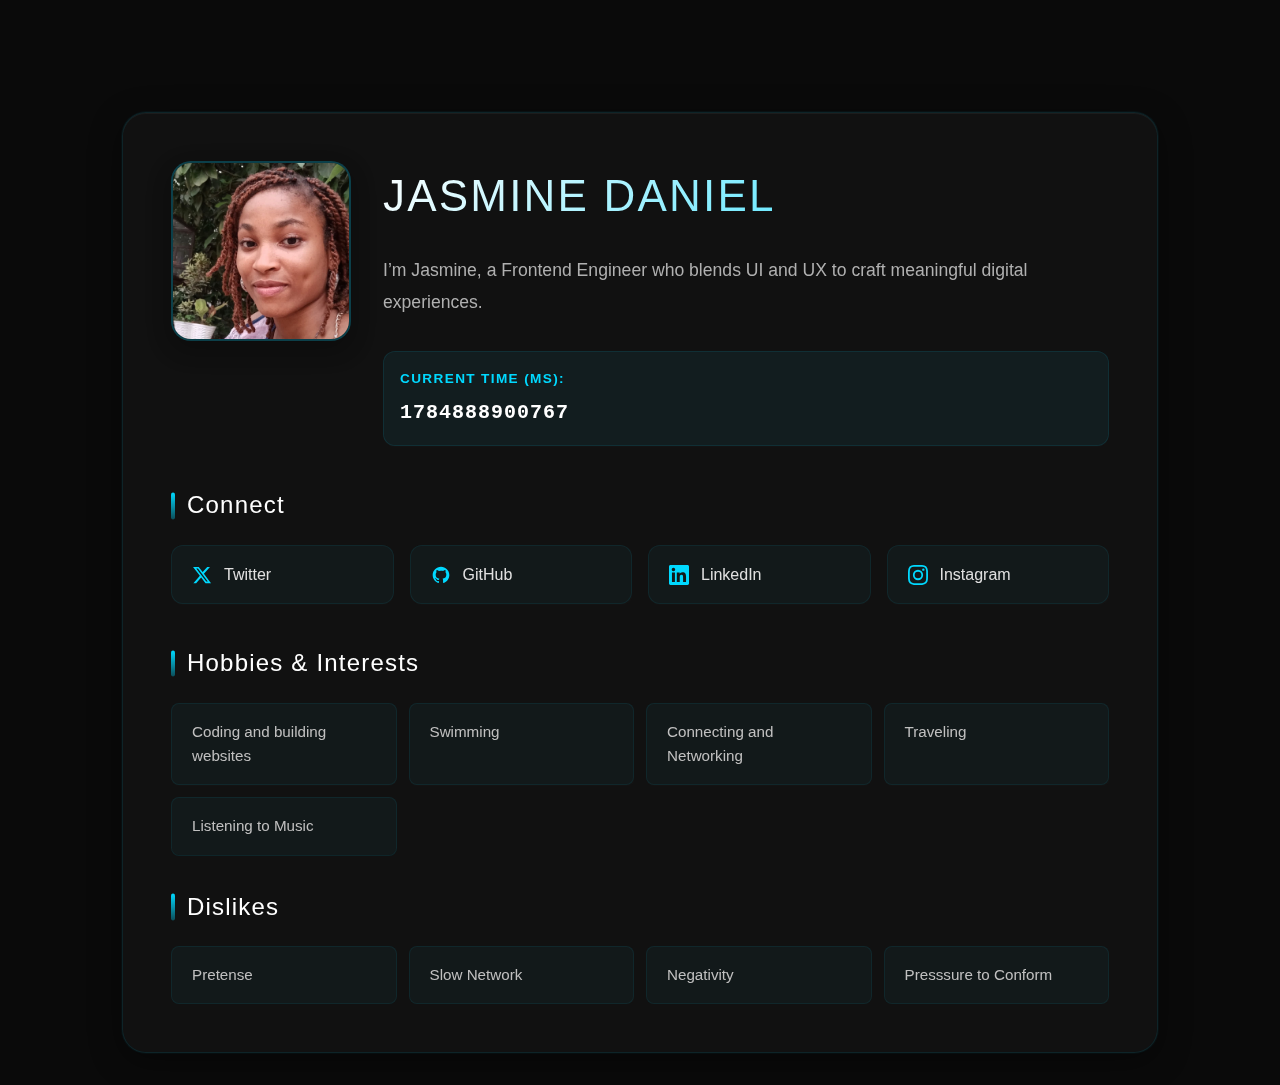
<file: index.html>
<!DOCTYPE html>
<html lang="en">
<head>
    <meta charset="UTF-8">
    <meta name="viewport" content="width=device-width, initial-scale=1.0">
    <title>Profile Card - Frontend Wizards Stage 0</title>
    <link rel="stylesheet" href="styles.css">
</head>
<body>
    <main class="container">
        <article class="profile-card" data-testid="test-profile-card">
            <header class="profile-header">
                <figure class="avatar-container">
                    <img 
                        src="Jasgirl.jpg" 
                        alt="User profile avatar" 
                        class="avatar"
                        data-testid="test-user-avatar"
                    >
                    <figcaption class="sr-only">User profile picture</figcaption>
                </figure>
                
                <div class="profile-info">
                    <h1 class="user-name" data-testid="test-user-name"> JASMINE DANIEL</h1>
                    <p class="user-bio" data-testid="test-user-bio">
                       I’m Jasmine, a Frontend Engineer who blends UI and UX to craft meaningful digital experiences.
                    </p>
                    <div class="timestamp">
                        <span class="label">Current Time (ms):</span>
                        <time class="user-time" data-testid="test-user-time" id="currentTime"></time>
                    </div>
                </div>
            </header>

            <nav class="social-links" data-testid="test-user-social-links" aria-label="Social media links">
                <h2 class="section-title">Connect</h2>
                <ul class="social-list">
                    <li>
                        <a href="https://x.com/Jzminedaniel?s=09" target="_blank" rel="noopener noreferrer" data-testid="test-user-social-twitter" aria-label="Twitter profile">
                            <svg class="social-icon" viewBox="0 0 24 24" fill="none" xmlns="http://www.w3.org/2000/svg">
                                <path d="M18.244 2.25h3.308l-7.227 8.26 8.502 11.24H16.17l-5.214-6.817L4.99 21.75H1.68l7.73-8.835L1.254 2.25H8.08l4.713 6.231zm-1.161 17.52h1.833L7.084 4.126H5.117z" fill="currentColor"/>
                            </svg>
                            Twitter
                        </a>
                    </li>
                    <li>
                        <a href="https://github.com/JasmineODaniel" target="_blank" rel="noopener noreferrer" data-testid="test-user-social-github" aria-label="GitHub profile">
                            <svg class="social-icon" viewBox="0 0 24 24" fill="none" xmlns="http://www.w3.org/2000/svg">
                                <path d="M12 2C6.477 2 2 6.477 2 12c0 4.42 2.865 8.17 6.839 9.49.5.092.682-.217.682-.482 0-.237-.008-.866-.013-1.7-2.782.603-3.369-1.34-3.369-1.34-.454-1.156-1.11-1.463-1.11-1.463-.908-.62.069-.608.069-.608 1.003.07 1.531 1.03 1.531 1.03.892 1.529 2.341 1.087 2.91.832.092-.647.35-1.088.636-1.338-2.22-.253-4.555-1.11-4.555-4.943 0-1.091.39-1.984 1.029-2.683-.103-.253-.446-1.27.098-2.647 0 0 .84-.269 2.75 1.025A9.578 9.578 0 0112 6.836c.85.004 1.705.114 2.504.336 1.909-1.294 2.747-1.025 2.747-1.025.546 1.377.203 2.394.1 2.647.64.699 1.028 1.592 1.028 2.683 0 3.842-2.339 4.687-4.566 4.935.359.309.678.919.678 1.852 0 1.336-.012 2.415-.012 2.743 0 .267.18.578.688.48C19.138 20.167 22 16.418 22 12c0-5.523-4.477-10-10-10z" fill="currentColor"/>
                            </svg>
                            GitHub
                        </a>
                    </li>
                    <li>
                        <a href="https://github.com/JasmineODaniel" target="_blank" rel="noopener noreferrer" data-testid="test-user-social-linkedin" aria-label="LinkedIn profile">
                            <svg class="social-icon" viewBox="0 0 24 24" fill="none" xmlns="http://www.w3.org/2000/svg">
                                <path d="M20.447 20.452h-3.554v-5.569c0-1.328-.027-3.037-1.852-3.037-1.853 0-2.136 1.445-2.136 2.939v5.667H9.351V9h3.414v1.561h.046c.477-.9 1.637-1.85 3.37-1.85 3.601 0 4.267 2.37 4.267 5.455v6.286zM5.337 7.433c-1.144 0-2.063-.926-2.063-2.065 0-1.138.92-2.063 2.063-2.063 1.14 0 2.064.925 2.064 2.063 0 1.139-.925 2.065-2.064 2.065zm1.782 13.019H3.555V9h3.564v11.452zM22.225 0H1.771C.792 0 0 .774 0 1.729v20.542C0 23.227.792 24 1.771 24h20.451C23.2 24 24 23.227 24 22.271V1.729C24 .774 23.2 0 22.222 0h.003z" fill="currentColor"/>
                            </svg>
                            LinkedIn
                        </a>
                    </li>
                    <li>
                        <a href="https://www.instagram.com/theneverdone?igsh=YzlleGdvZ3dnYjNl" target="_blank" rel="noopener noreferrer" data-testid="test-user-social-instagram" aria-label="Instagram profile">
                            <svg class="social-icon" viewBox="0 0 24 24" fill="none" xmlns="http://www.w3.org/2000/svg">
                                <path d="M12 2.163c3.204 0 3.584.012 4.85.07 3.252.148 4.771 1.691 4.919 4.919.058 1.265.069 1.645.069 4.849 0 3.205-.012 3.584-.069 4.849-.149 3.225-1.664 4.771-4.919 4.919-1.266.058-1.644.07-4.85.07-3.204 0-3.584-.012-4.849-.07-3.26-.149-4.771-1.699-4.919-4.92-.058-1.265-.07-1.644-.07-4.849 0-3.204.013-3.583.07-4.849.149-3.227 1.664-4.771 4.919-4.919 1.266-.057 1.645-.069 4.849-.069zM12 0C8.741 0 8.333.014 7.053.072 2.695.272.273 2.69.073 7.052.014 8.333 0 8.741 0 12c0 3.259.014 3.668.072 4.948.2 4.358 2.618 6.78 6.98 6.98C8.333 23.986 8.741 24 12 24c3.259 0 3.668-.014 4.948-.072 4.354-.2 6.782-2.618 6.979-6.98.059-1.28.073-1.689.073-4.948 0-3.259-.014-3.667-.072-4.947-.196-4.354-2.617-6.78-6.979-6.98C15.668.014 15.259 0 12 0zm0 5.838a6.162 6.162 0 100 12.324 6.162 6.162 0 000-12.324zM12 16a4 4 0 110-8 4 4 0 010 8zm6.406-11.845a1.44 1.44 0 100 2.881 1.44 1.44 0 000-2.881z" fill="currentColor"/>
                            </svg>
                            Instagram
                        </a>
                    </li>
                </ul>
            </nav>

            <section class="hobbies-section">
                <h2 class="section-title">Hobbies & Interests</h2>
                <ul class="interest-list" data-testid="test-user-hobbies">
                    <li>Coding and building websites</li>
                    <li>Swimming</li>
                    <li>Connecting and Networking</li>
                    <li>Traveling
</li>
                    <li>Listening to Music</li>
                </ul>
            </section>

            <section class="dislikes-section">
                <h2 class="section-title">Dislikes</h2>
                <ul class="interest-list" data-testid="test-user-dislikes">
                    <li>
                        Pretense
                    </li>
                    <li>Slow Network</li>
                    <li>Negativity</li>
                    <li>Presssure to 
                        Conform</li>
                </ul>
            </section>
        </article>
    </main>

    <script src="app.js"></script>
</body>
</html>
</file>
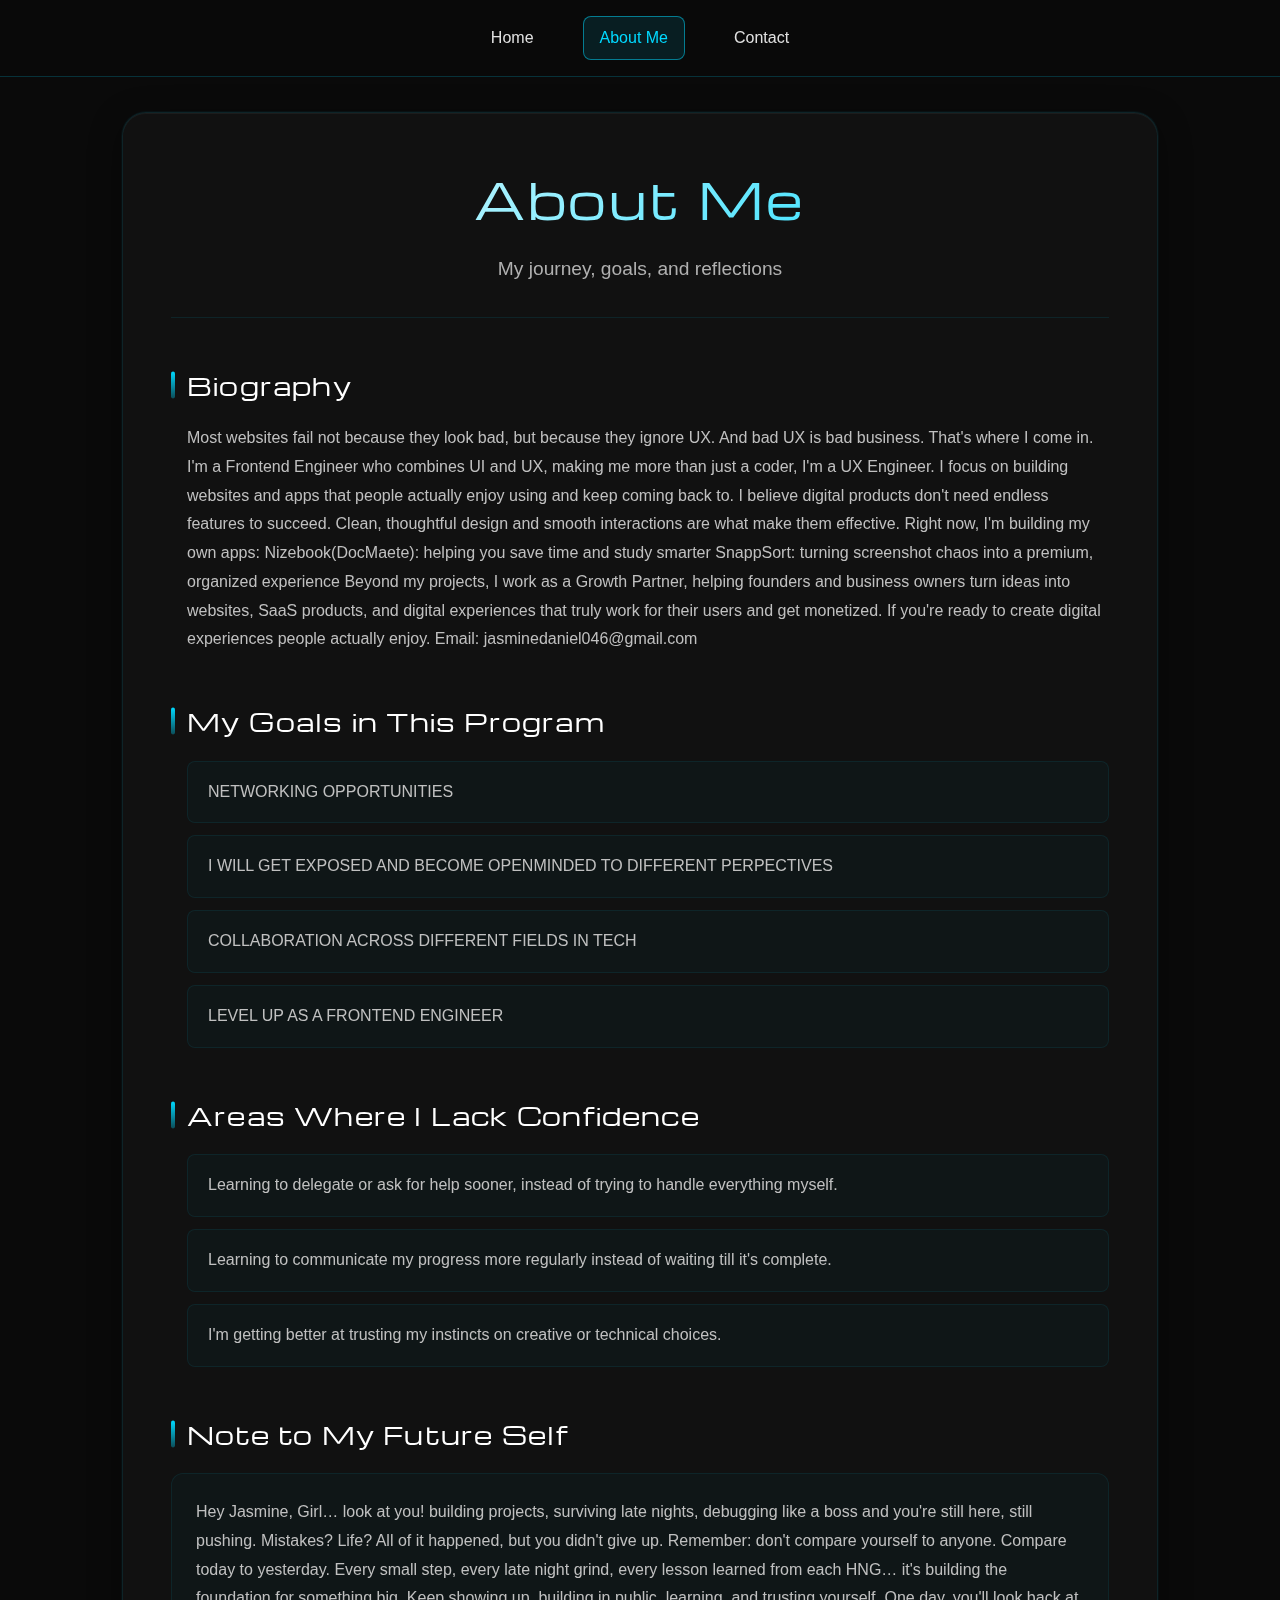
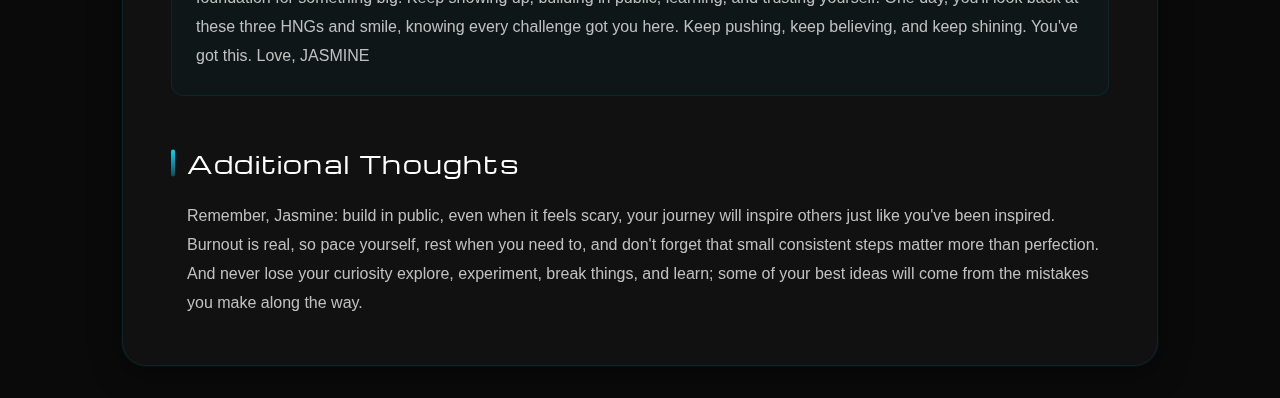
<file: about.html>
<!DOCTYPE html>
<html lang="en">
<head>
    <meta charset="UTF-8">
    <meta name="viewport" content="width=device-width, initial-scale=1.0">
    <title>About Me - Jasmine Daniel</title>
    <link rel="preconnect" href="https://fonts.googleapis.com">
    <link rel="preconnect" href="https://fonts.gstatic.com" crossorigin>
    <link href="https://fonts.googleapis.com/css2?family=Michroma&display=swap" rel="stylesheet">
    <link rel="stylesheet" href="styles.css">
</head>
<body>
    <nav class="main-nav" role="navigation" aria-label="Main navigation">
        <div class="nav-container">
            <a href="index.html" class="nav-link">Home</a>
            <a href="about.html" class="nav-link active">About Me</a>
            <a href="contact.html" class="nav-link">Contact</a>
        </div>
    </nav>

    <main class="container" data-testid="test-about-page">
        <article class="content-card">
            <header class="page-header">
                <h1 class="page-title">About Me</h1>
                <p class="page-subtitle">My journey, goals, and reflections</p>
            </header>

            <section class="about-section" data-testid="test-about-bio">
                <h2 class="section-title">Biography</h2>
                <div class="section-content">
                    <p>Most websites fail not because they look bad, but because they ignore UX. And bad UX is bad business.

That's where I come in. I'm a Frontend Engineer who combines UI and UX, making me more than just a coder, I'm a UX Engineer. I focus on building websites and apps that people actually enjoy using and keep coming back to.

I believe digital products don't need endless features to succeed. Clean, thoughtful design and smooth interactions are what make them effective.

Right now, I'm building my own apps:

Nizebook(DocMaete):  helping you save time and study smarter

SnappSort:  turning screenshot chaos into a premium, organized experience


Beyond my projects, I work as a Growth Partner, helping founders and business owners turn ideas into websites, SaaS products, and digital experiences that truly work for their users and get monetized.

If you're ready to create digital experiences people actually enjoy.
Email: jasminedaniel046@gmail.com </p>
                </div>
            </section>

            <section class="about-section" data-testid="test-about-goals">
                <h2 class="section-title">My Goals in This Program</h2>
                <div class="section-content">
                    <ul class="goals-list">
                        <li>NETWORKING OPPORTUNITIES</li>
                        <li>I WILL GET EXPOSED AND BECOME OPENMINDED TO DIFFERENT PERPECTIVES</li>
                        <li>COLLABORATION ACROSS DIFFERENT FIELDS IN TECH</li>
                        <li>LEVEL UP AS A  FRONTEND ENGINEER </li>
                    </ul>
                </div>
            </section>

            <section class="about-section" data-testid="test-about-confidence">
                <h2 class="section-title">Areas Where I Lack Confidence</h2>
                <div class="section-content">
                    <ul class="confidence-list">
                        <li>Learning to delegate or ask for help sooner, instead of trying to handle everything myself.</li>
                        <li>Learning to communicate my progress more regularly instead of waiting till it's complete.</li>
                        <li>I'm getting better at trusting my instincts on creative or technical choices.</li>
                    </ul>
                </div>
            </section>

            <section class="about-section" data-testid="test-about-future-note">
                <h2 class="section-title">Note to My Future Self</h2>
                <div class="section-content note-content">
                    <p>Hey Jasmine,

Girl… look at you! building projects, surviving late nights, debugging like a boss and you're still here, still pushing. Mistakes? Life? All of it happened, but you didn't give up.

Remember: don't compare yourself to anyone. Compare today to yesterday. Every small step, every late night grind, every lesson learned from each HNG… it's building the foundation for something big.

Keep showing up, building in public, learning, and trusting yourself. One day, you'll look back at these three HNGs and smile, knowing every challenge got you here.

Keep pushing, keep believing, and keep shining. You've got this.

Love, JASMINE</p>
                </div>
            </section>

            <section class="about-section" data-testid="test-about-extra">
                <h2 class="section-title">Additional Thoughts</h2>
                <div class="section-content">
                    <p>Remember, Jasmine: build in public, even when it feels scary, your journey will inspire others just like you've been inspired. Burnout is real, so pace yourself, rest when you need to, and don't forget that small consistent steps matter more than perfection. And never lose your curiosity 
                         explore, experiment, break things, and learn; some of your best ideas will come from the mistakes you make along the way.</p>
                  
                </div> 
            </section>
        </article>
    </main>

    <script src="app.js"></script>
</body>

</html>
</file>
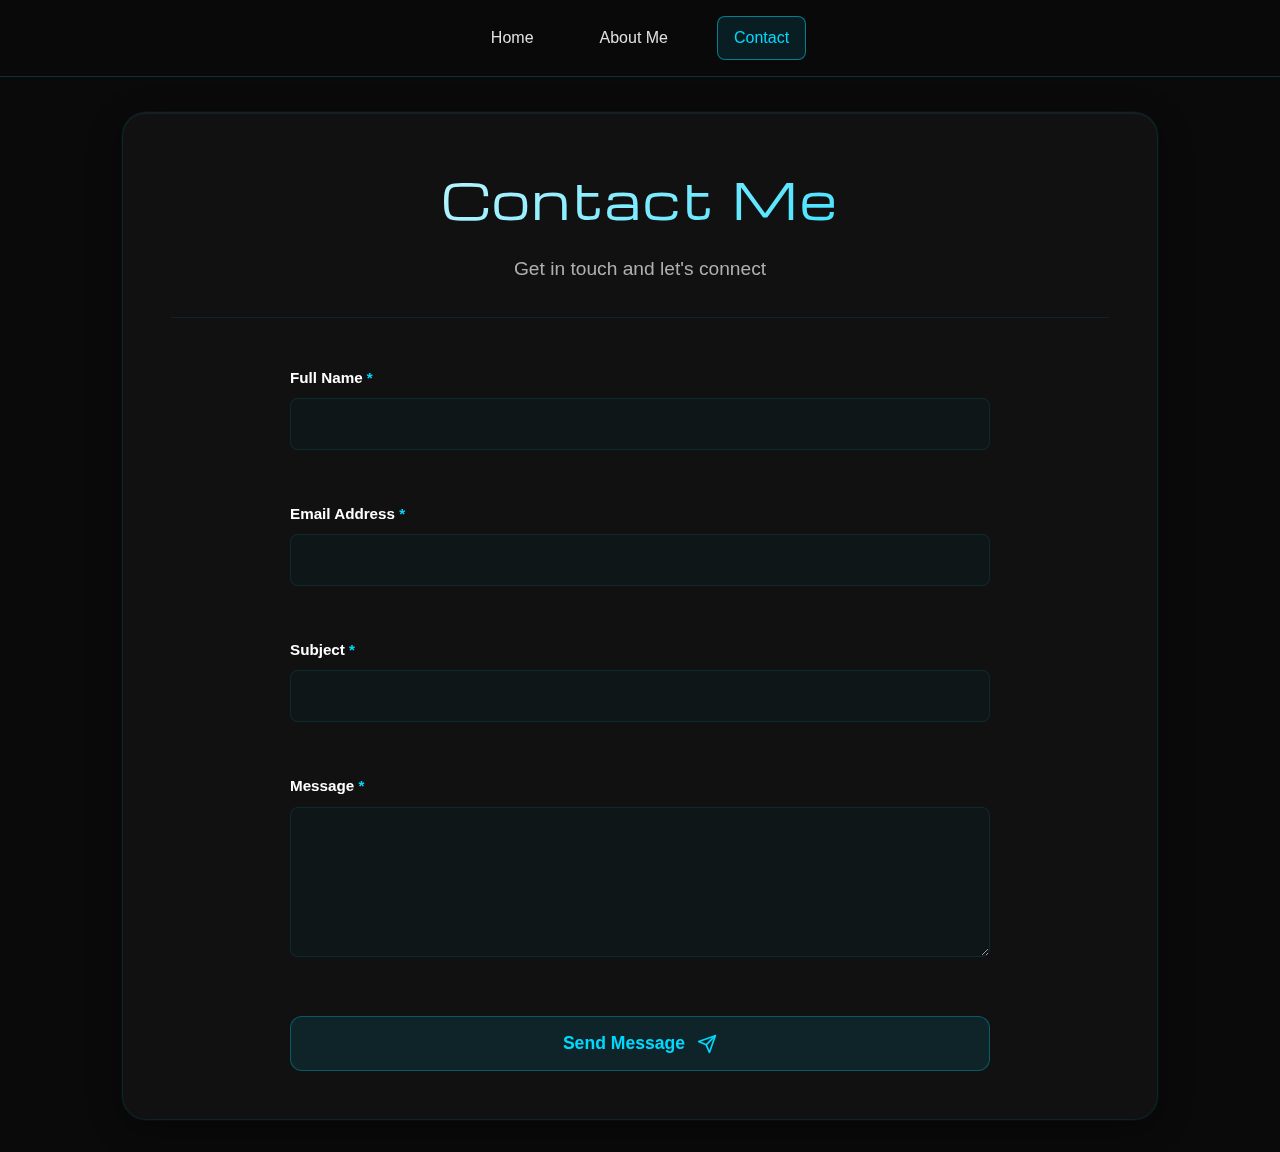
<file: contact.html>
<!DOCTYPE html>
<html lang="en">
<head>
    <meta charset="UTF-8">
    <meta name="viewport" content="width=device-width, initial-scale=1.0">
    <title>Contact Me - Jasmine Daniel</title>
    <link rel="preconnect" href="https://fonts.googleapis.com">
    <link rel="preconnect" href="https://fonts.gstatic.com" crossorigin>
    <link href="https://fonts.googleapis.com/css2?family=Michroma&display=swap" rel="stylesheet">
    <link rel="stylesheet" href="styles.css">
</head>
<body>
    <nav class="main-nav" role="navigation" aria-label="Main navigation">
        <div class="nav-container">
            <a href="index.html" class="nav-link">Home</a>
            <a href="about.html" class="nav-link">About Me</a>
            <a href="contact.html" class="nav-link active">Contact</a>
        </div>
    </nav>

    <main class="container">
        <article class="content-card">
            <header class="page-header">
                <h1 class="page-title">Contact Me</h1>
                <p class="page-subtitle">Get in touch and let's connect</p>
            </header>

            <div id="successMessage" class="success-message hidden" data-testid="test-contact-success" role="alert" aria-live="polite">
                <svg class="success-icon" viewBox="0 0 24 24" fill="none" xmlns="http://www.w3.org/2000/svg">
                    <path d="M9 11L12 14L22 4" stroke="currentColor" stroke-width="2" stroke-linecap="round" stroke-linejoin="round"/>
                    <path d="M21 12V19C21 19.5304 20.7893 20.0391 20.4142 20.4142C20.0391 20.7893 19.5304 21 19 21H5C4.46957 21 3.96086 20.7893 3.58579 20.4142C3.21071 20.0391 3 19.5304 3 19V5C3 4.46957 3.21071 3.96086 3.58579 3.58579C3.96086 3.21071 4.46957 3 5 3H16" stroke="currentColor" stroke-width="2" stroke-linecap="round" stroke-linejoin="round"/>
                </svg>
                <div>
                    <h3>Message sent successfully!</h3>
                    <p>Thank you for reaching out. I'll get back to you soon.</p>
                </div>
            </div>

            <form id="contactForm" class="contact-form" novalidate>
                <div class="form-group">
                    <label for="fullName" class="form-label">Full Name <span class="required">*</span></label>
                    <input 
                        type="text" 
                        id="fullName" 
                        name="fullName" 
                        class="form-input"
                        data-testid="test-contact-name"
                        aria-required="true"
                        aria-describedby="errorName"
                        required
                    >
                    <span id="errorName" class="error-message" data-testid="test-contact-error-name" role="alert"></span>
                </div>

                <div class="form-group">
                    <label for="email" class="form-label">Email Address <span class="required">*</span></label>
                    <input 
                        type="email" 
                        id="email" 
                        name="email" 
                        class="form-input"
                        data-testid="test-contact-email"
                        aria-required="true"
                        aria-describedby="errorEmail"
                        required
                    >
                    <span id="errorEmail" class="error-message" data-testid="test-contact-error-email" role="alert"></span>
                </div>

                <div class="form-group">
                    <label for="subject" class="form-label">Subject <span class="required">*</span></label>
                    <input 
                        type="text" 
                        id="subject" 
                        name="subject" 
                        class="form-input"
                        data-testid="test-contact-subject"
                        aria-required="true"
                        aria-describedby="errorSubject"
                        required
                    >
                    <span id="errorSubject" class="error-message" data-testid="test-contact-error-subject" role="alert"></span>
                </div>

                <div class="form-group">
                    <label for="message" class="form-label">Message <span class="required">*</span></label>
                    <textarea 
                        id="message" 
                        name="message" 
                        rows="6" 
                        class="form-input form-textarea"
                        data-testid="test-contact-message"
                        aria-required="true"
                        aria-describedby="errorMessage"
                        required
                    ></textarea>
                    <span id="errorMessage" class="error-message" data-testid="test-contact-error-message" role="alert"></span>
                </div>

                <button type="submit" class="submit-button" data-testid="test-contact-submit">
                    <span class="button-text">Send Message</span>
                    <svg class="button-icon" viewBox="0 0 24 24" fill="none" xmlns="http://www.w3.org/2000/svg">
                        <path d="M22 2L11 13" stroke="currentColor" stroke-width="2" stroke-linecap="round" stroke-linejoin="round"/>
                        <path d="M22 2L15 22L11 13L2 9L22 2Z" stroke="currentColor" stroke-width="2" stroke-linecap="round" stroke-linejoin="round"/>
                    </svg>
                </button>
            </form>
        </article>
    </main>

    <script src="app.js"></script>
    <script src="contact.js"></script>
</body>
</html>
</file>
<file: styles.css>
/* Global Styles Reset */
* {
    margin: 0;
    padding: 0;
    box-sizing: border-box;
}

html {
    font-size: 16px;
    scroll-behavior: smooth;
}

body {
    font-family: -apple-system, BlinkMacSystemFont, 'Segoe UI', 'Roboto', 'Oxygen',
        'Ubuntu', 'Cantarell', 'Fira Sans', 'Droid Sans', 'Helvetica Neue',
        sans-serif;
    -webkit-font-smoothing: antialiased;
    -moz-osx-font-smoothing: grayscale;
    line-height: 1.6;
    color: #e0e0e0;
    background: #0a0a0a;
    min-height: 100vh;
    display: flex;
    flex-direction: column;
    padding-top: 80px;
}

/* Screen reader only content */
.sr-only {
    position: absolute;
    width: 1px;
    height: 1px;
    padding: 0;
    margin: -1px;
    overflow: hidden;
    clip: rect(0, 0, 0, 0);
    white-space: nowrap;
    border-width: 0;
}

.hidden {
    display: none;
}

/* Navigation Styles */
.main-nav {
    position: fixed;
    top: 0;
    left: 0;
    right: 0;
    background: rgba(10, 10, 10, 0.95);
    border-bottom: 1px solid rgba(0, 217, 255, 0.2);
    backdrop-filter: blur(10px);
    -webkit-backdrop-filter: blur(10px);
    z-index: 1000;
    padding: 1rem 0;
}

.nav-container {
    max-width: 900px;
    margin: 0 auto;
    padding: 0 2rem;
    display: flex;
    gap: 2rem;
    justify-content: center;
}

.nav-link {
    color: #e0e0e0;
    text-decoration: none;
    font-size: 1rem;
    font-weight: 500;
    padding: 0.5rem 1rem;
    border-radius: 8px;
    border: 1px solid transparent;
    transition: all 0.3s ease;
}

.nav-link:hover,
.nav-link:focus {
    color: #00d9ff;
    border-color: rgba(0, 217, 255, 0.3);
    background: rgba(0, 217, 255, 0.05);
}

.nav-link.active {
    color: #00d9ff;
    border-color: rgba(0, 217, 255, 0.5);
    background: rgba(0, 217, 255, 0.1);
}

/* Container & Card Styles */
.container {
    width: 100%;
    max-width: 900px;
    margin: 2rem auto;
    padding: 0 2rem;
    flex: 1;
}

.profile-card,
.content-card {
    background: rgba(20, 20, 20, 0.7);
    backdrop-filter: blur(20px);
    -webkit-backdrop-filter: blur(20px);
    border: 1px solid rgba(0, 217, 255, 0.1);
    border-radius: 24px;
    padding: 2.5rem;
    box-shadow: 
        0 8px 32px 0 rgba(0, 0, 0, 0.4),
        inset 0 1px 0 0 rgba(255, 255, 255, 0.05),
        0 0 0 1px rgba(0, 217, 255, 0.05);
}

/* Profile Header */
.profile-header {
    display: grid;
    grid-template-columns: auto 1fr;
    gap: 2rem;
    margin-bottom: 2.5rem;
    align-items: start;
}

.avatar-container {
    position: relative;
    display: flex;
    justify-content: center;
    align-items: center;
}

.avatar {
    width: 180px;
    height: 180px;
    border-radius: 20px;
    object-fit: cover;
    border: 2px solid rgba(0, 217, 255, 0.2);
    background: rgba(0, 217, 255, 0.05);
    box-shadow: 
        0 8px 24px rgba(0, 0, 0, 0.3),
        inset 0 1px 0 rgba(255, 255, 255, 0.1);
}

.profile-info {
    display: flex;
    flex-direction: column;
    gap: 1rem;
}

.user-name {
    font-family: 'Michroma', sans-serif;
    font-size: 2.5rem;
    font-weight: 400;
    background: linear-gradient(135deg, #ffffff 0%, #00d9ff 100%);
    -webkit-background-clip: text;
    -webkit-text-fill-color: transparent;
    background-clip: text;
    margin-bottom: 0.5rem;
    letter-spacing: 0.05em;
}

.user-bio {
    font-size: 1.1rem;
    line-height: 1.8;
    color: #b0b0b0;
    margin-bottom: 1rem;
}

.timestamp {
    display: flex;
    flex-direction: column;
    gap: 0.5rem;
    padding: 1rem;
    background: rgba(0, 217, 255, 0.05);
    border: 1px solid rgba(0, 217, 255, 0.1);
    border-radius: 12px;
    backdrop-filter: blur(10px);
}

.timestamp .label {
    font-size: 0.85rem;
    text-transform: uppercase;
    letter-spacing: 0.1em;
    color: #00d9ff;
    font-weight: 600;
}

.user-time {
    font-size: 1.25rem;
    font-weight: 600;
    color: #ffffff;
    font-family: 'Courier New', monospace;
    letter-spacing: 0.05em;
}

/* Social Links */
.social-links {
    margin-bottom: 2.5rem;
}

.section-title {
    font-family: 'Michroma', sans-serif;
    font-size: 1.5rem;
    font-weight: 400;
    color: #ffffff;
    margin-bottom: 1.25rem;
    position: relative;
    padding-left: 1rem;
    letter-spacing: 0.05em;
}

.section-title::before {
    content: '';
    position: absolute;
    left: 0;
    top: 50%;
    transform: translateY(-50%);
    width: 4px;
    height: 70%;
    background: linear-gradient(180deg, #00d9ff 0%, rgba(0, 217, 255, 0.3) 100%);
    border-radius: 2px;
}

.social-list {
    display: grid;
    grid-template-columns: repeat(auto-fit, minmax(180px, 1fr));
    gap: 1rem;
    list-style: none;
}

.social-list li a {
    display: flex;
    align-items: center;
    gap: 0.75rem;
    padding: 1rem 1.25rem;
    background: rgba(0, 217, 255, 0.03);
    border: 1px solid rgba(0, 217, 255, 0.08);
    border-radius: 12px;
    color: #e0e0e0;
    text-decoration: none;
    font-weight: 500;
    transition: all 0.3s ease;
    backdrop-filter: blur(10px);
}

.social-list li a:hover,
.social-list li a:focus {
    background: rgba(0, 217, 255, 0.1);
    border-color: rgba(0, 217, 255, 0.3);
    color: #00d9ff;
    transform: translateX(4px);
    box-shadow: 0 4px 16px rgba(0, 217, 255, 0.15);
    outline: none;
}

.social-icon {
    width: 20px;
    height: 20px;
    color: #00d9ff;
    transition: transform 0.3s ease;
}

.social-list li a:hover .social-icon,
.social-list li a:focus .social-icon {
    transform: scale(1.1);
}

/* Hobbies & Dislikes Sections */
.hobbies-section,
.dislikes-section {
    margin-bottom: 2rem;
}

.hobbies-section:last-of-type,
.dislikes-section:last-of-type {
    margin-bottom: 0;
}

.interest-list {
    display: grid;
    grid-template-columns: repeat(auto-fill, minmax(200px, 1fr));
    gap: 0.75rem;
    list-style: none;
}

.interest-list li {
    padding: 1rem 1.25rem;
    background: rgba(0, 217, 255, 0.03);
    border: 1px solid rgba(0, 217, 255, 0.08);
    border-radius: 8px;
    color: #c0c0c0;
    font-size: 0.95rem;
    transition: all 0.3s ease;
    backdrop-filter: blur(5px);
}

.interest-list li:hover {
    background: rgba(0, 217, 255, 0.05);
    border-color: #00d9ff;
    transform: translateX(4px);
    color: #e0e0e0;
}

/* About Page Styles */
.page-header {
    text-align: center;
    margin-bottom: 3rem;
    padding-bottom: 2rem;
    border-bottom: 1px solid rgba(0, 217, 255, 0.1);
}

.page-title {
    font-family: 'Michroma', sans-serif;
    font-size: 3rem;
    font-weight: 400;
    background: linear-gradient(135deg, #ffffff 0%, #00d9ff 100%);
    -webkit-background-clip: text;
    -webkit-text-fill-color: transparent;
    background-clip: text;
    margin-bottom: 1rem;
    letter-spacing: 0.05em;
}

.page-subtitle {
    font-size: 1.2rem;
    color: #b0b0b0;
}

.about-section {
    margin-bottom: 3rem;
}

.about-section:last-child {
    margin-bottom: 0;
}

.section-content {
    padding-left: 1rem;
}

.section-content p {
    margin-bottom: 1rem;
    color: #c0c0c0;
    line-height: 1.8;
}

.section-content p:last-child {
    margin-bottom: 0;
}

.goals-list,
.confidence-list {
    list-style: none;
    padding-left: 0;
}

.goals-list li,
.confidence-list li {
    padding: 1rem 1.25rem;
    margin-bottom: 0.75rem;
    background: rgba(0, 217, 255, 0.03);
    border: 1px solid rgba(0, 217, 255, 0.08);
    border-radius: 8px;
    color: #c0c0c0;
    line-height: 1.8;
}

.goals-list li:last-child,
.confidence-list li:last-child {
    margin-bottom: 0;
}

.note-content {
    padding: 1.5rem;
    background: rgba(0, 217, 255, 0.03);
    border: 1px solid rgba(0, 217, 255, 0.08);
    border-radius: 12px;
}

/* Contact Form Styles */
.contact-form {
    max-width: 700px;
    margin: 0 auto;
}

.form-group {
    margin-bottom: 1.5rem;
}

.form-label {
    display: block;
    margin-bottom: 0.5rem;
    color: #ffffff;
    font-weight: 600;
    font-size: 0.95rem;
}

.required {
    color: #00d9ff;
}

.form-input,
.form-textarea {
    width: 100%;
    padding: 1rem;
    background: rgba(0, 217, 255, 0.03);
    border: 1px solid rgba(0, 217, 255, 0.1);
    border-radius: 8px;
    color: #e0e0e0;
    font-size: 1rem;
    font-family: inherit;
    transition: all 0.3s ease;
}

.form-input:focus,
.form-textarea:focus {
    outline: none;
    border-color: rgba(0, 217, 255, 0.5);
    background: rgba(0, 217, 255, 0.05);
    box-shadow: 0 0 0 3px rgba(0, 217, 255, 0.1);
}

.form-input.error,
.form-textarea.error {
    border-color: #ff4444;
    background: rgba(255, 68, 68, 0.05);
}

.form-textarea {
    resize: vertical;
    min-height: 150px;
}

.error-message {
    display: block;
    margin-top: 0.5rem;
    color: #ff4444;
    font-size: 0.875rem;
    min-height: 1.25rem;
}

.submit-button {
    display: flex;
    align-items: center;
    justify-content: center;
    gap: 0.75rem;
    width: 100%;
    padding: 1rem 2rem;
    background: rgba(0, 217, 255, 0.1);
    border: 1px solid rgba(0, 217, 255, 0.3);
    border-radius: 12px;
    color: #00d9ff;
    font-size: 1.1rem;
    font-weight: 600;
    cursor: pointer;
    transition: all 0.3s ease;
    font-family: inherit;
}

.submit-button:hover,
.submit-button:focus {
    background: rgba(0, 217, 255, 0.2);
    border-color: rgba(0, 217, 255, 0.5);
    box-shadow: 0 4px 16px rgba(0, 217, 255, 0.2);
    outline: none;
}

.submit-button:active {
    transform: scale(0.98);
}

.button-icon {
    width: 20px;
    height: 20px;
}

.success-message {
    display: flex;
    align-items: flex-start;
    gap: 1rem;
    padding: 1.5rem;
    margin-bottom: 2rem;
    background: rgba(0, 255, 128, 0.1);
    border: 1px solid rgba(0, 255, 128, 0.3);
    border-radius: 12px;
    color: #00ff80;
}

.success-icon {
    width: 24px;
    height: 24px;
    flex-shrink: 0;
    margin-top: 0.25rem;
}

.success-message h3 {
    font-size: 1.1rem;
    margin-bottom: 0.5rem;
    color: #00ff80;
}

.success-message p {
    font-size: 0.95rem;
    color: #b0e0d0;
}

/* Focus Styles (Accessibility) */
a:focus,
button:focus,
input:focus,
textarea:focus {
    outline: 2px solid #00d9ff;
    outline-offset: 4px;
}

a:focus:not(:focus-visible),
button:focus:not(:focus-visible),
input:focus:not(:focus-visible),
textarea:focus:not(:focus-visible) {
    outline: none;
}

a:focus-visible,
button:focus-visible,
input:focus-visible,
textarea:focus-visible {
    outline: 2px solid #00d9ff;
    outline-offset: 4px;
}

/* Responsive Design */

/* Tablet */
@media (max-width: 768px) {
    body {
        padding-top: 70px;
    }

    .nav-container {
        padding: 0 1.5rem;
        gap: 1.5rem;
    }

    .nav-link {
        font-size: 0.95rem;
        padding: 0.5rem 0.75rem;
    }

    .container {
        padding: 0 1.5rem;
    }

    .profile-card,
    .content-card {
        padding: 2rem;
    }

    .profile-header {
        grid-template-columns: 1fr;
        gap: 1.5rem;
        text-align: center;
    }

    .avatar-container {
        justify-content: center;
    }

    .avatar {
        width: 150px;
        height: 150px;
    }

    .user-name {
        font-size: 2rem;
    }

    .page-title {
        font-size: 2.5rem;
    }

    .user-bio {
        font-size: 1rem;
    }

    .social-list {
        grid-template-columns: repeat(auto-fit, minmax(150px, 1fr));
    }

    .section-title {
        font-size: 1.35rem;
        text-align: left;
    }
}

/* Mobile */
@media (max-width: 480px) {
    body {
        padding-top: 140px;
    }

    .nav-container {
        flex-direction: column;
        gap: 0.5rem;
        padding: 0 1rem;
    }

    .nav-link {
        text-align: center;
        padding: 0.75rem 1rem;
    }

    .container {
        padding: 0 1rem;
        margin: 1rem auto;
    }

    .profile-card,
    .content-card {
        padding: 1.5rem;
        border-radius: 16px;
    }

    .profile-header {
        gap: 1.25rem;
    }

    .avatar {
        width: 120px;
        height: 120px;
        border-radius: 16px;
    }

    .user-name {
        font-size: 1.5rem;
    }

    .page-title {
        font-size: 2rem;
    }

    .user-bio {
        font-size: 0.95rem;
        line-height: 1.6;
    }

    .timestamp {
        padding: 0.875rem;
    }

    .user-time {
        font-size: 1.1rem;
    }

    .section-title {
        font-size: 1.25rem;
        margin-bottom: 1rem;
    }

    .social-list {
        grid-template-columns: 1fr;
    }

    .social-list li a {
        padding: 0.875rem 1rem;
    }

    .interest-list {
        grid-template-columns: 1fr;
    }

    .interest-list li {
        padding: 0.875rem 1rem;
        font-size: 0.9rem;
    }

    .page-header {
        margin-bottom: 2rem;
        padding-bottom: 1.5rem;
    }

    .about-section {
        margin-bottom: 2rem;
    }
}

/* Wide screens */
@media (min-width: 1200px) {
    .container {
        max-width: 1100px;
    }

    .profile-card,
    .content-card {
        padding: 3rem;
    }

    .user-name {
        font-size: 2.75rem;
    }

    .social-list {
        grid-template-columns: repeat(4, 1fr);
    }
}

/* Reduced motion */
@media (prefers-reduced-motion: reduce) {
    *,
    *::before,
    *::after {
        transition-duration: 0.01ms !important;
    }
}
.hidden {
  display: none;
}
</file>
